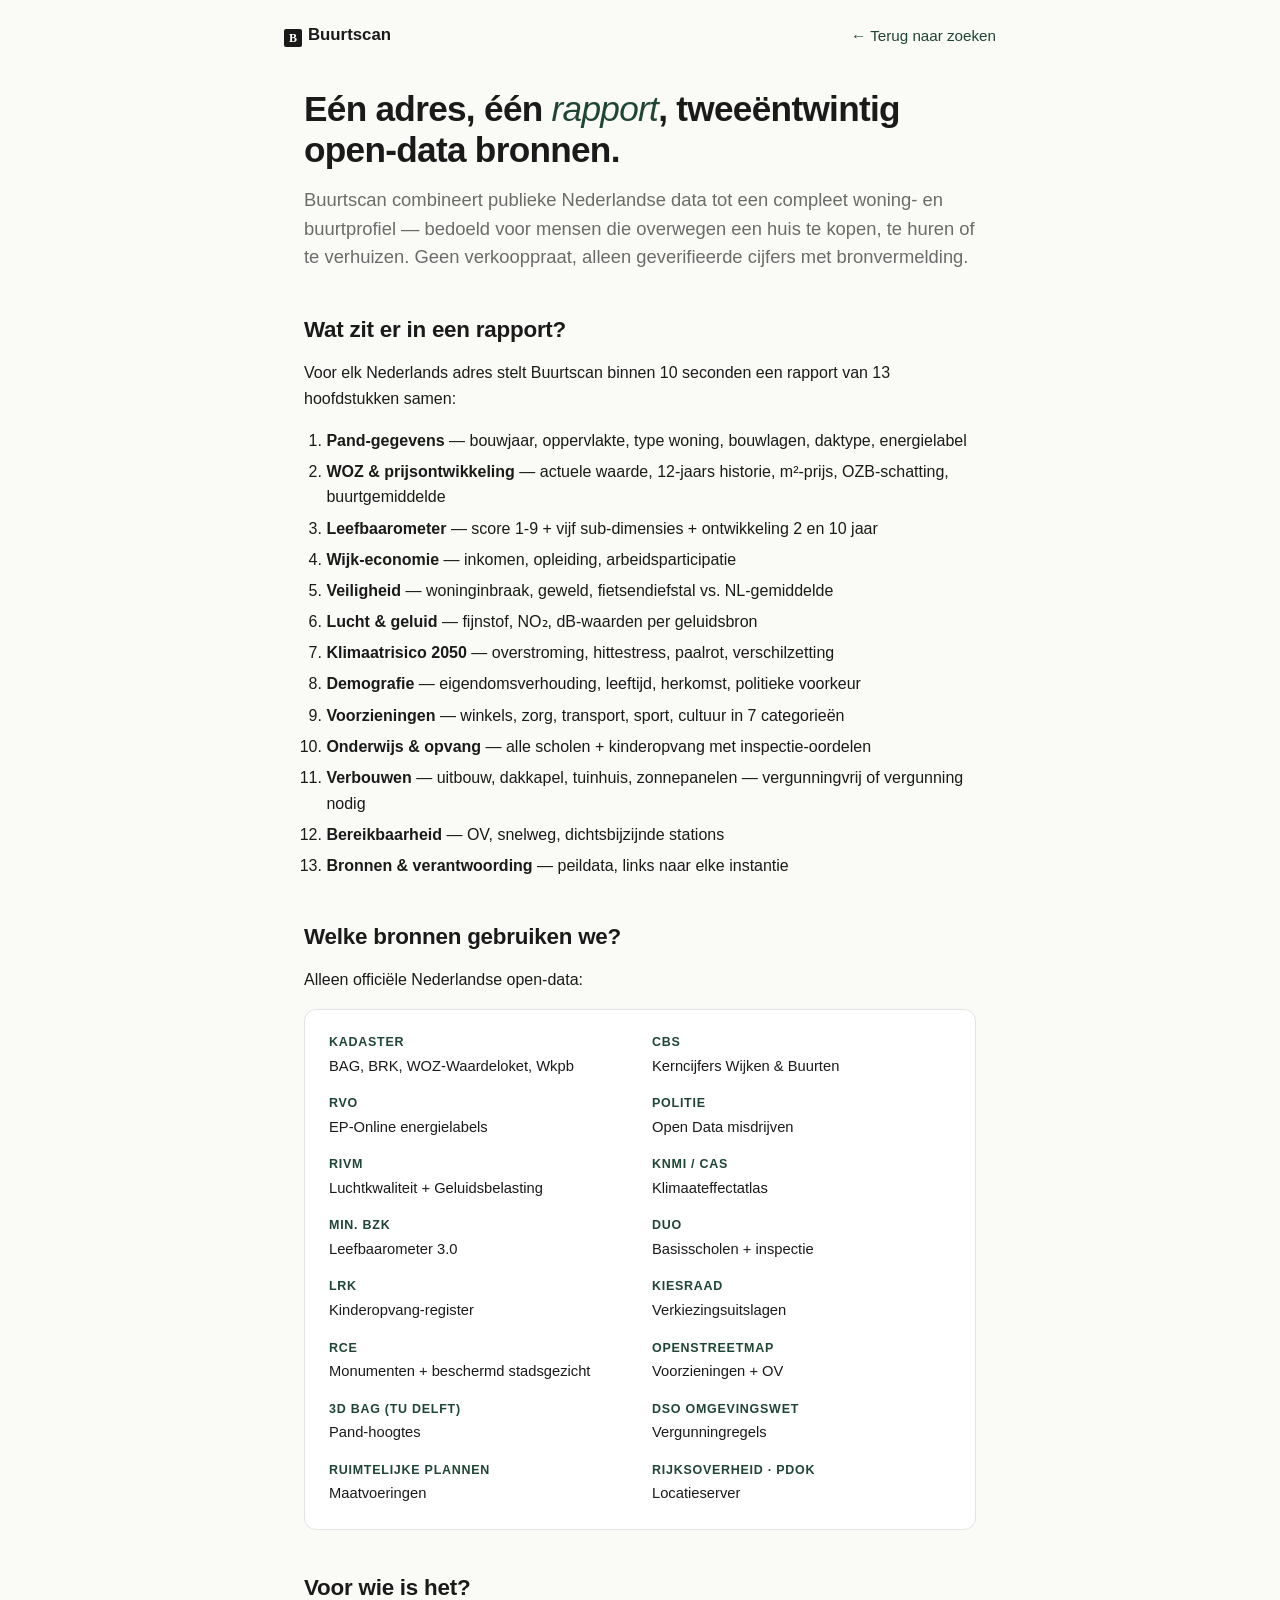
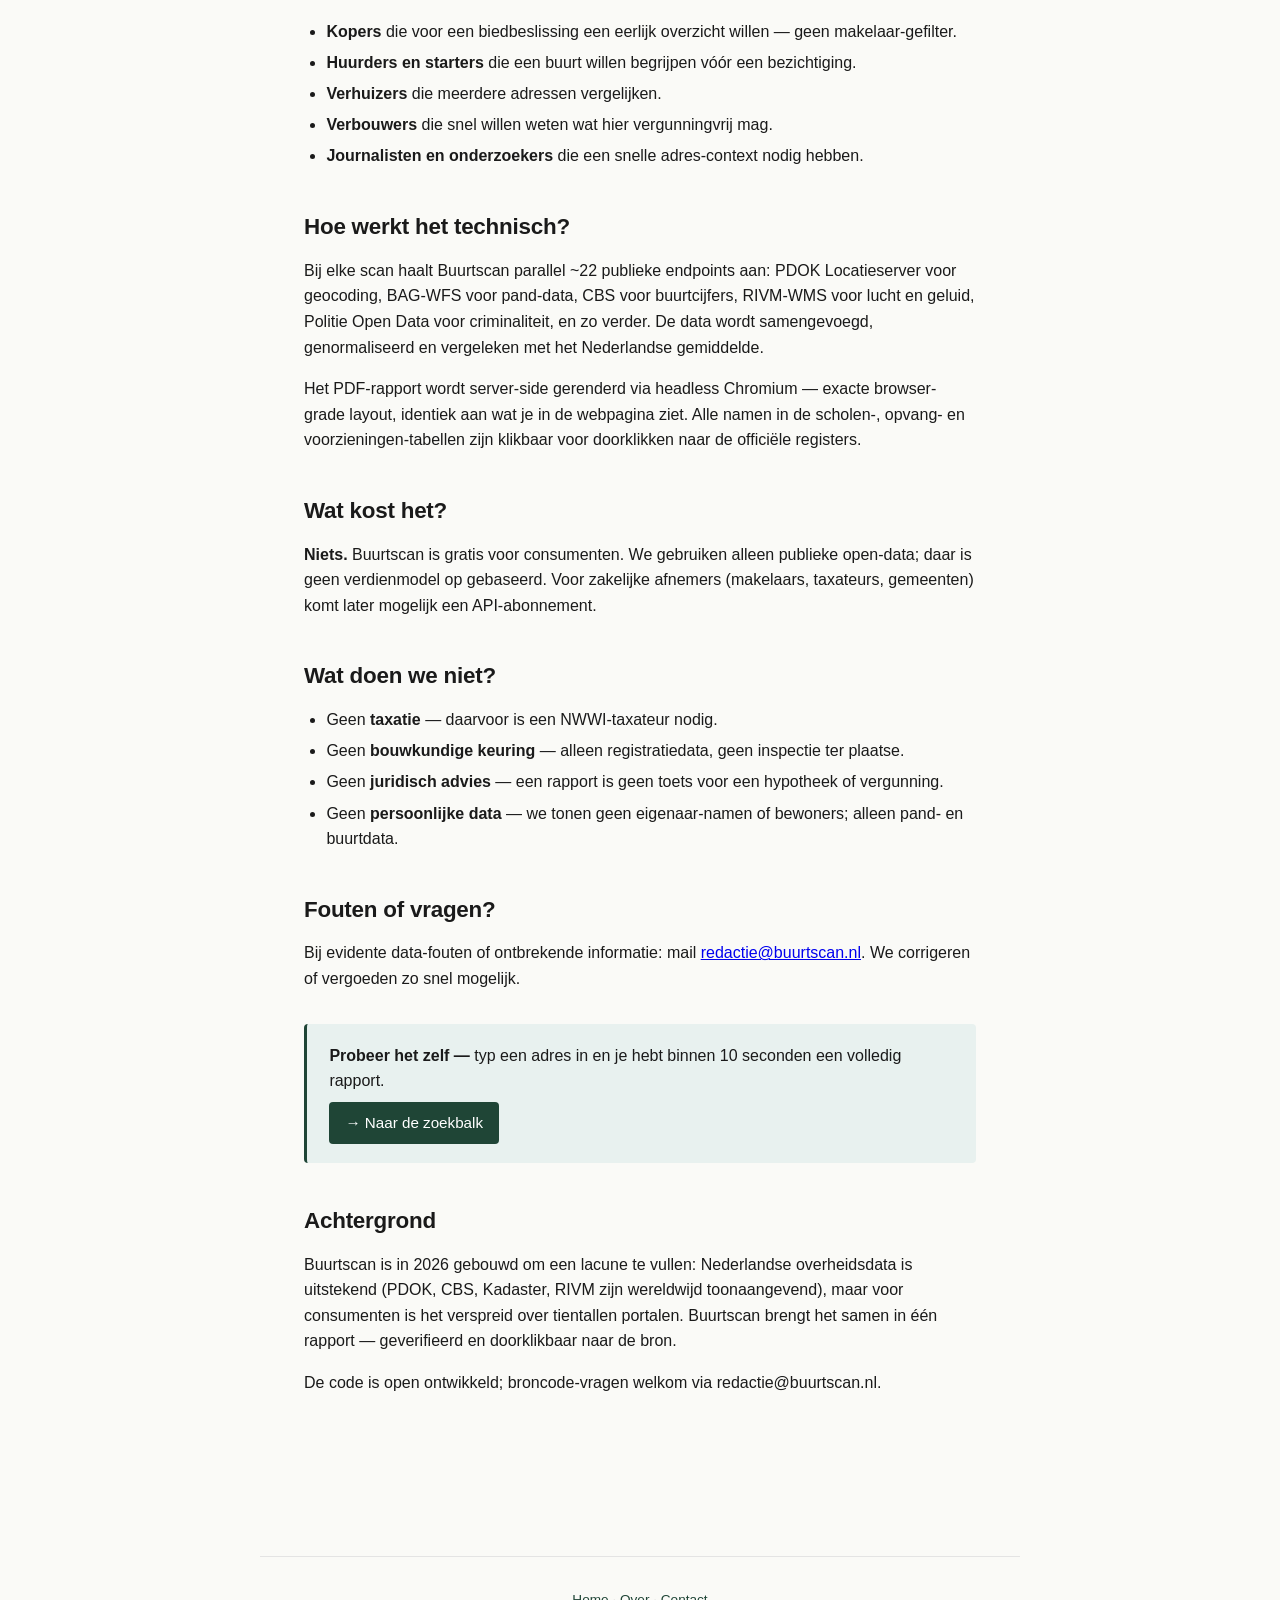
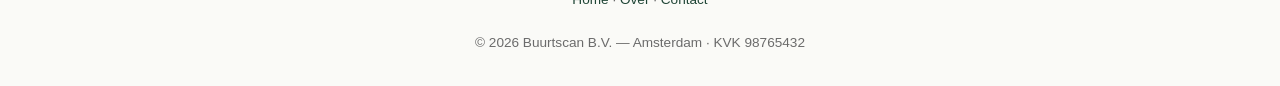
<file: apps/web/over.html>
<!DOCTYPE html>
<html lang="nl">
<head>
  <meta charset="UTF-8" />
  <meta name="viewport" content="width=device-width, initial-scale=1" />

  <title>Over Buurtscan — Hoe werkt het + welke bronnen | Buurtscan</title>
  <meta name="description" content="Buurtscan combineert 22+ officiële Nederlandse open-data bronnen tot één buurt- en woningrapport per adres. Lees hoe het werkt, welke bronnen we gebruiken en voor wie het bedoeld is." />
  <link rel="canonical" href="https://buurtscan.com/over" />
  <meta name="robots" content="index, follow" />

  <meta property="og:type" content="article" />
  <meta property="og:title" content="Over Buurtscan — Hoe werkt het + welke bronnen" />
  <meta property="og:description" content="Buurtscan combineert 22+ officiële Nederlandse open-data bronnen tot één buurt- en woningrapport per adres." />
  <meta property="og:url" content="https://buurtscan.com/over" />
  <meta property="og:image" content="https://buurtscan.com/og-image.png" />
  <meta property="og:locale" content="nl_NL" />
  <meta property="og:site_name" content="Buurtscan" />

  <meta name="twitter:card" content="summary_large_image" />
  <meta name="twitter:title" content="Over Buurtscan — Hoe werkt het + welke bronnen" />
  <meta name="twitter:image" content="https://buurtscan.com/og-image.png" />

  <meta name="theme-color" content="#1f4536" />

  <script type="application/ld+json">
  {
    "@context": "https://schema.org",
    "@type": "AboutPage",
    "name": "Over Buurtscan",
    "url": "https://buurtscan.com/over",
    "description": "Achtergrond, werkwijze en bronnen van Buurtscan — een open-data woning- en buurtrapport voor Nederlandse adressen.",
    "isPartOf": {
      "@type": "WebSite",
      "name": "Buurtscan",
      "url": "https://buurtscan.com/"
    }
  }
  </script>

  <link rel="icon" href="data:image/svg+xml,%3Csvg xmlns='http://www.w3.org/2000/svg' viewBox='0 0 100 100'%3E%3Ctext y='.9em' font-size='90'%3E🏠%3C/text%3E%3C/svg%3E" />

  <style>
    * { box-sizing: border-box; margin: 0; padding: 0; }
    :root {
      --ink: #1a1a1a;
      --muted: #6b6b6b;
      --line: #e4e4e4;
      --bg: #fafaf7;
      --card: #ffffff;
      --accent: #1f4536;
      --accent-soft: #e8f1ef;
    }
    html, body {
      font-family: -apple-system, BlinkMacSystemFont, "Inter", "Helvetica Neue", sans-serif;
      color: var(--ink);
      background: var(--bg);
      line-height: 1.6;
      -webkit-font-smoothing: antialiased;
    }
    body { padding-left: env(safe-area-inset-left); padding-right: env(safe-area-inset-right); }

    .topbar {
      max-width: 760px; margin: 0 auto;
      padding: 1.4rem 1.5rem 0;
      display: flex; align-items: center; justify-content: space-between;
    }
    .topbar a {
      color: var(--accent); text-decoration: none;
      font-size: 0.95rem; font-weight: 500;
    }
    .topbar .brand {
      font-weight: 700; color: var(--ink); font-size: 1.05rem;
    }
    .topbar .brand .logo-mark {
      display: inline-block; width: 18px; height: 18px;
      background: var(--ink); color: white;
      text-align: center; line-height: 18px; font-size: 12px;
      font-family: 'Source Serif Pro', serif; font-weight: 600;
      border-radius: 2px; margin-right: 6px; vertical-align: -2px;
    }

    main { max-width: 720px; margin: 0 auto; padding: 2.5rem 1.5rem 5rem; }
    h1 {
      font-size: 2.2rem; line-height: 1.15;
      letter-spacing: -0.02em; font-weight: 700;
      margin: 0 0 1rem;
    }
    h1 em { color: var(--accent); font-style: italic; font-weight: 400; }
    .lede {
      font-size: 1.15rem; color: var(--muted);
      margin: 0 0 2.5rem; line-height: 1.55;
    }

    h2 {
      font-size: 1.4rem; margin: 2.5rem 0 0.8rem;
      letter-spacing: -0.01em; font-weight: 600;
    }
    h3 {
      font-size: 1.05rem; margin: 1.5rem 0 0.5rem;
      font-weight: 600;
    }
    p { margin: 0 0 1rem; font-size: 1rem; }
    p strong { font-weight: 600; }
    ul, ol { padding-left: 1.4rem; margin: 0 0 1rem; }
    li { margin: 0.35rem 0; font-size: 1rem; }

    .source-grid {
      display: grid; grid-template-columns: 1fr 1fr;
      gap: 0.5rem 1.5rem;
      background: var(--card); border: 1px solid var(--line);
      border-radius: 12px; padding: 1.2rem 1.5rem;
      margin: 1rem 0 1.5rem;
    }
    .source-grid > div { font-size: 0.92rem; padding: 0.25rem 0; }
    .source-grid strong {
      display: block; color: var(--accent);
      font-size: 0.78rem; text-transform: uppercase;
      letter-spacing: 0.06em; margin-bottom: 0.1rem;
    }

    .cta-box {
      background: var(--accent-soft);
      border-left: 3px solid var(--accent);
      padding: 1.2rem 1.4rem;
      border-radius: 4px;
      margin: 2rem 0;
    }
    .cta-box .cta-link {
      display: inline-block;
      margin-top: 0.5rem;
      padding: 0.55rem 1rem;
      background: var(--accent);
      color: #fff; text-decoration: none;
      font-weight: 500; border-radius: 4px;
      font-size: 0.95rem;
    }
    .cta-box .cta-link:hover { background: #163428; }

    footer {
      max-width: 760px; margin: 4rem auto 2rem;
      padding: 2rem 1.5rem 0;
      border-top: 1px solid var(--line);
      color: var(--muted); font-size: 0.85rem;
      text-align: center;
    }
    footer a { color: var(--accent); text-decoration: none; }
    footer a:hover { text-decoration: underline; }
  </style>

  <!-- Google tag (gtag.js) -->
  <script async src="https://www.googletagmanager.com/gtag/js?id=G-SKXC22Q6JB"></script>
  <script>
    window.dataLayer = window.dataLayer || [];
    function gtag(){dataLayer.push(arguments);}
    gtag('js', new Date());
    gtag('config', 'G-SKXC22Q6JB');
  </script>
</head>
<body>
  <header class="topbar">
    <a href="/" class="brand"><span class="logo-mark">B</span>Buurtscan</a>
    <a href="/">← Terug naar zoeken</a>
  </header>

  <main>
    <h1>Eén adres, één <em>rapport</em>, twee­ëntwintig open-data bronnen.</h1>
    <p class="lede">
      Buurtscan combineert publieke Nederlandse data tot een compleet woning- en
      buurtprofiel — bedoeld voor mensen die overwegen een huis te kopen, te huren of
      te verhuizen. Geen verkooppraat, alleen geverifieerde cijfers met bronvermelding.
    </p>

    <h2>Wat zit er in een rapport?</h2>
    <p>Voor elk Nederlands adres stelt Buurtscan binnen 10 seconden een rapport van 13 hoofdstukken samen:</p>
    <ol>
      <li><strong>Pand-gegevens</strong> — bouwjaar, oppervlakte, type woning, bouwlagen, daktype, energielabel</li>
      <li><strong>WOZ &amp; prijsontwikkeling</strong> — actuele waarde, 12-jaars historie, m²-prijs, OZB-schatting, buurtgemiddelde</li>
      <li><strong>Leefbaarometer</strong> — score 1-9 + vijf sub-dimensies + ontwikkeling 2 en 10 jaar</li>
      <li><strong>Wijk-economie</strong> — inkomen, opleiding, arbeidsparticipatie</li>
      <li><strong>Veiligheid</strong> — woninginbraak, geweld, fietsendiefstal vs. NL-gemiddelde</li>
      <li><strong>Lucht &amp; geluid</strong> — fijnstof, NO₂, dB-waarden per geluidsbron</li>
      <li><strong>Klimaatrisico 2050</strong> — overstroming, hittestress, paalrot, verschilzetting</li>
      <li><strong>Demografie</strong> — eigendomsverhouding, leeftijd, herkomst, politieke voorkeur</li>
      <li><strong>Voorzieningen</strong> — winkels, zorg, transport, sport, cultuur in 7 categorieën</li>
      <li><strong>Onderwijs &amp; opvang</strong> — alle scholen + kinderopvang met inspectie-oordelen</li>
      <li><strong>Verbouwen</strong> — uitbouw, dakkapel, tuinhuis, zonnepanelen — vergunningvrij of vergunning nodig</li>
      <li><strong>Bereikbaarheid</strong> — OV, snelweg, dichtsbijzijnde stations</li>
      <li><strong>Bronnen &amp; verantwoording</strong> — peildata, links naar elke instantie</li>
    </ol>

    <h2>Welke bronnen gebruiken we?</h2>
    <p>Alleen officiële Nederlandse open-data:</p>
    <div class="source-grid">
      <div><strong>Kadaster</strong>BAG, BRK, WOZ-Waardeloket, Wkpb</div>
      <div><strong>CBS</strong>Kerncijfers Wijken &amp; Buurten</div>
      <div><strong>RVO</strong>EP-Online energielabels</div>
      <div><strong>Politie</strong>Open Data misdrijven</div>
      <div><strong>RIVM</strong>Luchtkwaliteit + Geluidsbelasting</div>
      <div><strong>KNMI / CAS</strong>Klimaateffectatlas</div>
      <div><strong>Min. BZK</strong>Leefbaarometer 3.0</div>
      <div><strong>DUO</strong>Basisscholen + inspectie</div>
      <div><strong>LRK</strong>Kinderopvang-register</div>
      <div><strong>Kiesraad</strong>Verkiezingsuitslagen</div>
      <div><strong>RCE</strong>Monumenten + beschermd stadsgezicht</div>
      <div><strong>OpenStreetMap</strong>Voorzieningen + OV</div>
      <div><strong>3D BAG (TU Delft)</strong>Pand-hoogtes</div>
      <div><strong>DSO Omgevingswet</strong>Vergunning­regels</div>
      <div><strong>Ruimtelijke Plannen</strong>Maatvoeringen</div>
      <div><strong>Rijksoverheid · PDOK</strong>Locatieserver</div>
    </div>

    <h2>Voor wie is het?</h2>
    <ul>
      <li><strong>Kopers</strong> die voor een biedbeslissing een eerlijk overzicht willen — geen makelaar-gefilter.</li>
      <li><strong>Huurders en starters</strong> die een buurt willen begrijpen vóór een bezichtiging.</li>
      <li><strong>Verhuizers</strong> die meerdere adressen vergelijken.</li>
      <li><strong>Verbouwers</strong> die snel willen weten wat hier vergunningvrij mag.</li>
      <li><strong>Journalisten en onderzoekers</strong> die een snelle adres-context nodig hebben.</li>
    </ul>

    <h2>Hoe werkt het technisch?</h2>
    <p>
      Bij elke scan haalt Buurtscan parallel ~22 publieke endpoints aan: PDOK Locatieserver
      voor geocoding, BAG-WFS voor pand-data, CBS voor buurtcijfers, RIVM-WMS voor lucht en
      geluid, Politie Open Data voor criminaliteit, en zo verder. De data wordt samengevoegd,
      genormaliseerd en vergeleken met het Nederlandse gemiddelde.
    </p>
    <p>
      Het PDF-rapport wordt server-side gerenderd via headless Chromium — exacte browser-grade
      layout, identiek aan wat je in de webpagina ziet. Alle namen in de scholen-, opvang- en
      voorzieningen-tabellen zijn klikbaar voor doorklikken naar de officiële registers.
    </p>

    <h2>Wat kost het?</h2>
    <p>
      <strong>Niets.</strong> Buurtscan is gratis voor consumenten. We gebruiken alleen
      publieke open-data; daar is geen verdienmodel op gebaseerd. Voor zakelijke afnemers
      (makelaars, taxateurs, gemeenten) komt later mogelijk een API-abonnement.
    </p>

    <h2>Wat doen we niet?</h2>
    <ul>
      <li>Geen <strong>taxatie</strong> — daarvoor is een NWWI-taxateur nodig.</li>
      <li>Geen <strong>bouwkundige keuring</strong> — alleen registratiedata, geen inspectie ter plaatse.</li>
      <li>Geen <strong>juridisch advies</strong> — een rapport is geen toets voor een hypotheek of vergunning.</li>
      <li>Geen <strong>persoonlijke data</strong> — we tonen geen eigenaar-namen of bewoners; alleen pand- en buurtdata.</li>
    </ul>

    <h2>Fouten of vragen?</h2>
    <p>
      Bij evidente data-fouten of ontbrekende informatie: mail
      <a href="mailto:redactie@buurtscan.nl">redactie@buurtscan.nl</a>.
      We corrigeren of vergoeden zo snel mogelijk.
    </p>

    <div class="cta-box">
      <strong>Probeer het zelf —</strong> typ een adres in en je hebt binnen 10 seconden
      een volledig rapport.
      <br>
      <a href="/" class="cta-link">→ Naar de zoekbalk</a>
    </div>

    <h2>Achtergrond</h2>
    <p>
      Buurtscan is in 2026 gebouwd om een lacune te vullen: Nederlandse overheidsdata is
      uitstekend (PDOK, CBS, Kadaster, RIVM zijn wereldwijd toonaangevend), maar voor
      consumenten is het verspreid over tientallen portalen. Buurtscan brengt het samen
      in één rapport — geverifieerd en doorklikbaar naar de bron.
    </p>
    <p>
      De code is open ontwikkeld; broncode-vragen welkom via redactie@buurtscan.nl.
    </p>
  </main>

  <footer>
    <a href="/">Home</a> · <a href="/over">Over</a> · <a href="mailto:redactie@buurtscan.nl">Contact</a>
    <br><br>
    © 2026 Buurtscan B.V. — Amsterdam · KVK 98765432
  </footer>
</body>
</html>
</file>
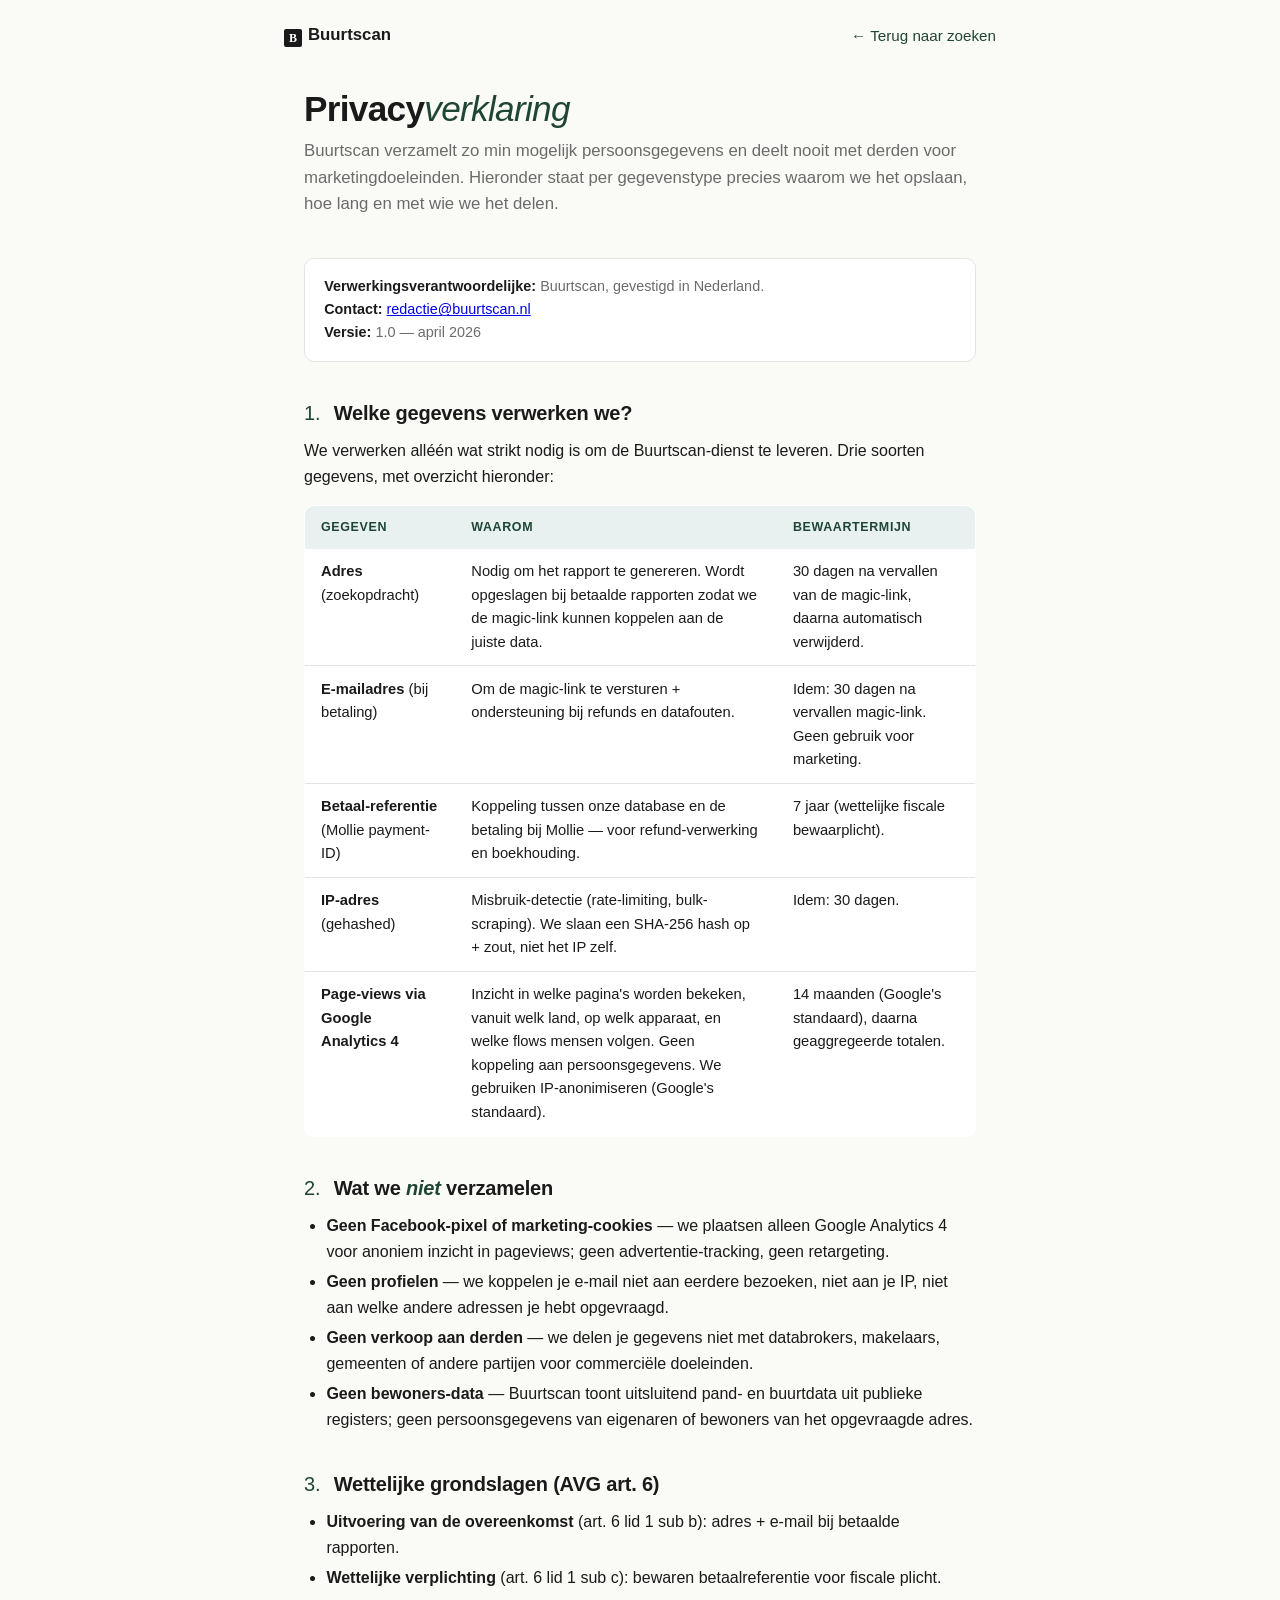
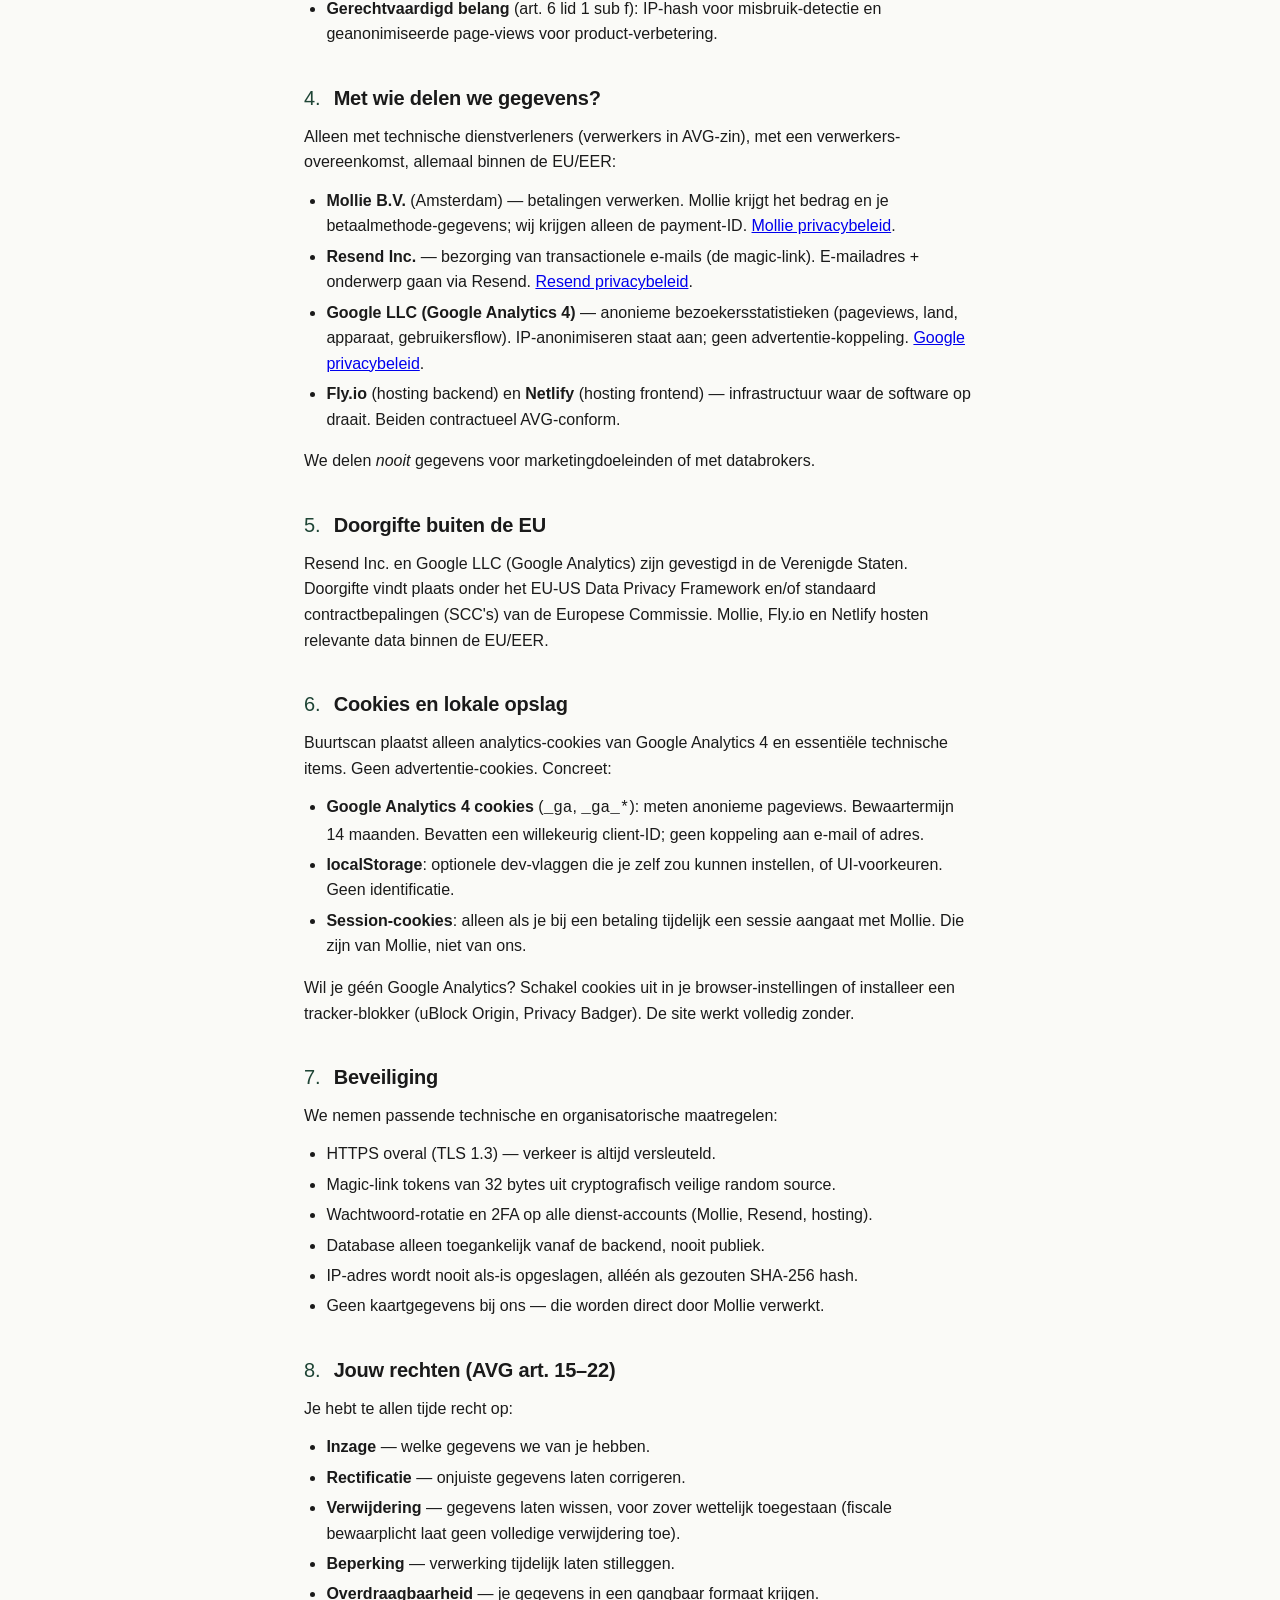
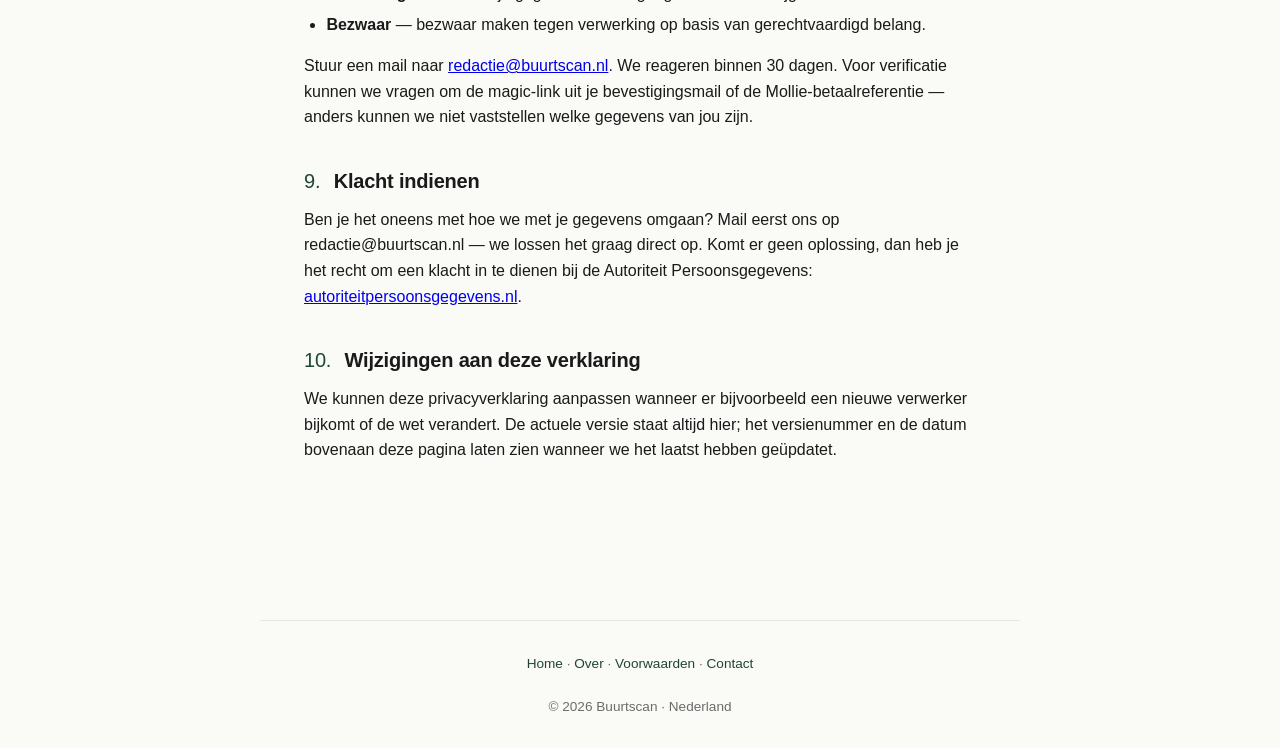
<file: apps/web/privacy.html>
<!DOCTYPE html>
<html lang="nl">
<head>
  <meta charset="UTF-8" />
  <meta name="viewport" content="width=device-width, initial-scale=1" />

  <title>Privacyverklaring — Buurtscan</title>
  <meta name="description" content="Privacyverklaring van Buurtscan: welke gegevens we verzamelen, waarom, hoe lang we ze bewaren, met wie we ze delen, en welke AVG-rechten je hebt." />
  <link rel="canonical" href="https://buurtscan.com/privacy" />
  <meta name="robots" content="index, follow" />

  <meta property="og:type" content="article" />
  <meta property="og:title" content="Privacyverklaring — Buurtscan" />
  <meta property="og:url" content="https://buurtscan.com/privacy" />
  <meta property="og:locale" content="nl_NL" />
  <meta property="og:site_name" content="Buurtscan" />
  <meta name="theme-color" content="#1f4536" />

  <link rel="icon" href="data:image/svg+xml,%3Csvg xmlns='http://www.w3.org/2000/svg' viewBox='0 0 100 100'%3E%3Ctext y='.9em' font-size='90'%3E🏠%3C/text%3E%3C/svg%3E" />

  <style>
    * { box-sizing: border-box; margin: 0; padding: 0; }
    :root {
      --ink: #1a1a1a; --muted: #6b6b6b; --line: #e4e4e4;
      --bg: #fafaf7; --card: #ffffff;
      --accent: #1f4536; --accent-soft: #e8f1ef;
    }
    html, body {
      font-family: -apple-system, BlinkMacSystemFont, "Inter", "Helvetica Neue", sans-serif;
      color: var(--ink); background: var(--bg);
      line-height: 1.6; -webkit-font-smoothing: antialiased;
    }
    body { padding-left: env(safe-area-inset-left); padding-right: env(safe-area-inset-right); }

    .topbar {
      max-width: 760px; margin: 0 auto;
      padding: 1.4rem 1.5rem 0;
      display: flex; align-items: center; justify-content: space-between;
    }
    .topbar a { color: var(--accent); text-decoration: none; font-size: 0.95rem; font-weight: 500; }
    .topbar .brand { font-weight: 700; color: var(--ink); font-size: 1.05rem; }
    .topbar .brand .logo-mark {
      display: inline-block; width: 18px; height: 18px;
      background: var(--ink); color: white;
      text-align: center; line-height: 18px; font-size: 12px;
      font-family: 'Source Serif Pro', serif; font-weight: 600;
      border-radius: 2px; margin-right: 6px; vertical-align: -2px;
    }

    main { max-width: 720px; margin: 0 auto; padding: 2.5rem 1.5rem 5rem; }
    h1 {
      font-size: 2.2rem; line-height: 1.15;
      letter-spacing: -0.02em; font-weight: 700;
      margin: 0 0 0.5rem;
    }
    h1 em { color: var(--accent); font-style: italic; font-weight: 400; }
    .lede { font-size: 1.05rem; color: var(--muted); margin: 0 0 2.5rem; }

    h2 {
      font-size: 1.25rem; margin: 2.2rem 0 0.6rem;
      letter-spacing: -0.01em; font-weight: 600;
    }
    h2 .num { color: var(--accent); font-weight: 500; margin-right: 0.4em; }
    p { margin: 0 0 0.8rem; font-size: 1rem; }
    ul, ol { padding-left: 1.4rem; margin: 0 0 1rem; }
    li { margin: 0.3rem 0; font-size: 1rem; }

    .meta {
      background: var(--card); border: 1px solid var(--line);
      border-radius: 10px; padding: 1rem 1.2rem;
      margin: 0 0 2rem;
      font-size: 0.9rem; color: var(--muted);
    }
    .meta strong { color: var(--ink); }

    .data-table {
      width: 100%; border-collapse: collapse;
      background: var(--card); border: 1px solid var(--line);
      border-radius: 10px; overflow: hidden;
      margin: 1rem 0 1.5rem;
      font-size: 0.92rem;
    }
    .data-table th, .data-table td {
      padding: 0.7rem 1rem; text-align: left;
      border-bottom: 1px solid var(--line);
      vertical-align: top;
    }
    .data-table tr:last-child th, .data-table tr:last-child td { border-bottom: none; }
    .data-table th {
      background: var(--accent-soft);
      font-size: 0.78rem; font-weight: 600;
      text-transform: uppercase; letter-spacing: 0.05em;
      color: var(--accent);
    }
    .data-table td strong { color: var(--ink); }
    @media (max-width: 600px) {
      .data-table, .data-table thead, .data-table tbody, .data-table tr, .data-table th, .data-table td {
        display: block;
      }
      .data-table thead { display: none; }
      .data-table td {
        padding: 0.4rem 1rem;
        border-bottom: none;
      }
      .data-table tr {
        border-bottom: 1px solid var(--line);
        padding: 0.5rem 0;
      }
      .data-table tr:last-child { border-bottom: none; }
      .data-table td:first-child { font-weight: 600; padding-top: 0.7rem; }
    }

    footer {
      max-width: 760px; margin: 4rem auto 2rem;
      padding: 2rem 1.5rem 0;
      border-top: 1px solid var(--line);
      color: var(--muted); font-size: 0.85rem;
      text-align: center;
    }
    footer a { color: var(--accent); text-decoration: none; }
    footer a:hover { text-decoration: underline; }
  </style>

  <!-- Google tag (gtag.js) -->
  <script async src="https://www.googletagmanager.com/gtag/js?id=G-SKXC22Q6JB"></script>
  <script>
    window.dataLayer = window.dataLayer || [];
    function gtag(){dataLayer.push(arguments);}
    gtag('js', new Date());
    gtag('config', 'G-SKXC22Q6JB');
  </script>
</head>
<body>
  <header class="topbar">
    <a href="/" class="brand"><span class="logo-mark">B</span>Buurtscan</a>
    <a href="/">← Terug naar zoeken</a>
  </header>

  <main>
    <h1>Privacy<em>verklaring</em></h1>
    <p class="lede">
      Buurtscan verzamelt zo min mogelijk persoonsgegevens en deelt nooit met derden
      voor marketingdoeleinden. Hieronder staat per gegevenstype precies waarom we
      het opslaan, hoe lang en met wie we het delen.
    </p>

    <div class="meta">
      <strong>Verwerkingsverantwoordelijke:</strong> Buurtscan, gevestigd in Nederland.<br>
      <strong>Contact:</strong> <a href="mailto:redactie@buurtscan.nl">redactie@buurtscan.nl</a><br>
      <strong>Versie:</strong> 1.0 — april 2026
    </div>

    <h2><span class="num">1.</span> Welke gegevens verwerken we?</h2>
    <p>
      We verwerken alléén wat strikt nodig is om de Buurtscan-dienst te leveren.
      Drie soorten gegevens, met overzicht hieronder:
    </p>

    <table class="data-table">
      <thead>
        <tr><th>Gegeven</th><th>Waarom</th><th>Bewaartermijn</th></tr>
      </thead>
      <tbody>
        <tr>
          <td><strong>Adres</strong> (zoekopdracht)</td>
          <td>Nodig om het rapport te genereren. Wordt opgeslagen bij betaalde rapporten zodat we de magic-link kunnen koppelen aan de juiste data.</td>
          <td>30 dagen na vervallen van de magic-link, daarna automatisch verwijderd.</td>
        </tr>
        <tr>
          <td><strong>E-mailadres</strong> (bij betaling)</td>
          <td>Om de magic-link te versturen + ondersteuning bij refunds en datafouten.</td>
          <td>Idem: 30 dagen na vervallen magic-link. Geen gebruik voor marketing.</td>
        </tr>
        <tr>
          <td><strong>Betaal-referentie</strong> (Mollie payment-ID)</td>
          <td>Koppeling tussen onze database en de betaling bij Mollie — voor refund-verwerking en boekhouding.</td>
          <td>7 jaar (wettelijke fiscale bewaarplicht).</td>
        </tr>
        <tr>
          <td><strong>IP-adres</strong> (gehashed)</td>
          <td>Misbruik-detectie (rate-limiting, bulk-scraping). We slaan een SHA-256 hash op + zout, niet het IP zelf.</td>
          <td>Idem: 30 dagen.</td>
        </tr>
        <tr>
          <td><strong>Page-views via Google Analytics 4</strong></td>
          <td>Inzicht in welke pagina's worden bekeken, vanuit welk land, op welk apparaat, en welke flows mensen volgen. Geen koppeling aan persoonsgegevens. We gebruiken IP-anonimiseren (Google's standaard).</td>
          <td>14 maanden (Google's standaard), daarna geaggregeerde totalen.</td>
        </tr>
      </tbody>
    </table>

    <h2><span class="num">2.</span> Wat we <em style="color:var(--accent)">niet</em> verzamelen</h2>
    <ul>
      <li><strong>Geen Facebook-pixel of marketing-cookies</strong> — we plaatsen alleen Google Analytics 4 voor anoniem inzicht in pageviews; geen advertentie-tracking, geen retargeting.</li>
      <li><strong>Geen profielen</strong> — we koppelen je e-mail niet aan eerdere bezoeken, niet aan je IP, niet aan welke andere adressen je hebt opgevraagd.</li>
      <li><strong>Geen verkoop aan derden</strong> — we delen je gegevens niet met databrokers, makelaars, gemeenten of andere partijen voor commerciële doeleinden.</li>
      <li><strong>Geen bewoners-data</strong> — Buurtscan toont uitsluitend pand- en buurtdata uit publieke registers; geen persoonsgegevens van eigenaren of bewoners van het opgevraagde adres.</li>
    </ul>

    <h2><span class="num">3.</span> Wettelijke grondslagen (AVG art. 6)</h2>
    <ul>
      <li><strong>Uitvoering van de overeenkomst</strong> (art. 6 lid 1 sub b): adres + e-mail bij betaalde rapporten.</li>
      <li><strong>Wettelijke verplichting</strong> (art. 6 lid 1 sub c): bewaren betaalreferentie voor fiscale plicht.</li>
      <li><strong>Gerechtvaardigd belang</strong> (art. 6 lid 1 sub f): IP-hash voor misbruik-detectie en geanonimiseerde page-views voor product-verbetering.</li>
    </ul>

    <h2><span class="num">4.</span> Met wie delen we gegevens?</h2>
    <p>
      Alleen met technische dienstverleners (verwerkers in AVG-zin), met een
      verwerkers­overeenkomst, allemaal binnen de EU/EER:
    </p>
    <ul>
      <li><strong>Mollie B.V.</strong> (Amsterdam) — betalingen verwerken. Mollie krijgt het bedrag en je betaalmethode-gegevens; wij krijgen alleen de payment-ID. <a href="https://www.mollie.com/privacy" target="_blank" rel="noopener">Mollie privacybeleid</a>.</li>
      <li><strong>Resend Inc.</strong> — bezorging van transactionele e-mails (de magic-link). E-mailadres + onderwerp gaan via Resend. <a href="https://resend.com/privacy" target="_blank" rel="noopener">Resend privacybeleid</a>.</li>
      <li><strong>Google LLC (Google Analytics 4)</strong> — anonieme bezoekersstatistieken (pageviews, land, apparaat, gebruikersflow). IP-anonimiseren staat aan; geen advertentie-koppeling. <a href="https://policies.google.com/privacy" target="_blank" rel="noopener">Google privacybeleid</a>.</li>
      <li><strong>Fly.io</strong> (hosting backend) en <strong>Netlify</strong> (hosting frontend) — infrastructuur waar de software op draait. Beiden contractueel AVG-conform.</li>
    </ul>
    <p>
      We delen <em>nooit</em> gegevens voor marketingdoeleinden of met databrokers.
    </p>

    <h2><span class="num">5.</span> Doorgifte buiten de EU</h2>
    <p>
      Resend Inc. en Google LLC (Google Analytics) zijn gevestigd in de Verenigde
      Staten. Doorgifte vindt plaats onder het EU-US Data Privacy Framework en/of
      standaard contractbepalingen (SCC's) van de Europese Commissie. Mollie, Fly.io
      en Netlify hosten relevante data binnen de EU/EER.
    </p>

    <h2><span class="num">6.</span> Cookies en lokale opslag</h2>
    <p>
      Buurtscan plaatst alleen analytics-cookies van Google Analytics 4 en
      essentiële technische items. Geen advertentie-cookies. Concreet:
    </p>
    <ul>
      <li><strong>Google Analytics 4 cookies</strong> (<code>_ga</code>, <code>_ga_*</code>): meten anonieme pageviews. Bewaartermijn 14 maanden. Bevatten een willekeurig client-ID; geen koppeling aan e-mail of adres.</li>
      <li><strong>localStorage</strong>: optionele dev-vlaggen die je zelf zou kunnen instellen, of UI-voorkeuren. Geen identificatie.</li>
      <li><strong>Session-cookies</strong>: alleen als je bij een betaling tijdelijk een sessie aangaat met Mollie. Die zijn van Mollie, niet van ons.</li>
    </ul>
    <p>
      Wil je géén Google Analytics? Schakel cookies uit in je browser-instellingen
      of installeer een tracker-blokker (uBlock Origin, Privacy Badger). De site
      werkt volledig zonder.
    </p>

    <h2><span class="num">7.</span> Beveiliging</h2>
    <p>
      We nemen passende technische en organisatorische maatregelen:
    </p>
    <ul>
      <li>HTTPS overal (TLS 1.3) — verkeer is altijd versleuteld.</li>
      <li>Magic-link tokens van 32 bytes uit cryptografisch veilige random source.</li>
      <li>Wachtwoord-rotatie en 2FA op alle dienst-accounts (Mollie, Resend, hosting).</li>
      <li>Database alleen toegankelijk vanaf de backend, nooit publiek.</li>
      <li>IP-adres wordt nooit als-is opgeslagen, alléén als gezouten SHA-256 hash.</li>
      <li>Geen kaartgegevens bij ons — die worden direct door Mollie verwerkt.</li>
    </ul>

    <h2><span class="num">8.</span> Jouw rechten (AVG art. 15–22)</h2>
    <p>
      Je hebt te allen tijde recht op:
    </p>
    <ul>
      <li><strong>Inzage</strong> — welke gegevens we van je hebben.</li>
      <li><strong>Rectificatie</strong> — onjuiste gegevens laten corrigeren.</li>
      <li><strong>Verwijdering</strong> — gegevens laten wissen, voor zover wettelijk toegestaan (fiscale bewaarplicht laat geen volledige verwijdering toe).</li>
      <li><strong>Beperking</strong> — verwerking tijdelijk laten stilleggen.</li>
      <li><strong>Overdraagbaarheid</strong> — je gegevens in een gangbaar formaat krijgen.</li>
      <li><strong>Bezwaar</strong> — bezwaar maken tegen verwerking op basis van gerechtvaardigd belang.</li>
    </ul>
    <p>
      Stuur een mail naar <a href="mailto:redactie@buurtscan.nl">redactie@buurtscan.nl</a>.
      We reageren binnen 30 dagen. Voor verificatie kunnen we vragen om de magic-link
      uit je bevestigingsmail of de Mollie-betaalreferentie — anders kunnen we niet
      vaststellen welke gegevens van jou zijn.
    </p>

    <h2><span class="num">9.</span> Klacht indienen</h2>
    <p>
      Ben je het oneens met hoe we met je gegevens omgaan? Mail eerst ons op
      redactie@buurtscan.nl — we lossen het graag direct op. Komt er geen oplossing,
      dan heb je het recht om een klacht in te dienen bij de Autoriteit Persoonsgegevens:
      <a href="https://autoriteitpersoonsgegevens.nl/contact-met-de-autoriteit-persoonsgegevens/tip-ons" target="_blank" rel="noopener">autoriteitpersoonsgegevens.nl</a>.
    </p>

    <h2><span class="num">10.</span> Wijzigingen aan deze verklaring</h2>
    <p>
      We kunnen deze privacyverklaring aanpassen wanneer er bijvoorbeeld een nieuwe
      verwerker bijkomt of de wet verandert. De actuele versie staat altijd hier;
      het versienummer en de datum bovenaan deze pagina laten zien wanneer we het
      laatst hebben geüpdatet.
    </p>
  </main>

  <footer>
    <a href="/">Home</a> · <a href="/over">Over</a> · <a href="/voorwaarden">Voorwaarden</a> ·
    <a href="mailto:redactie@buurtscan.nl">Contact</a>
    <br><br>
    © 2026 Buurtscan · Nederland
  </footer>
</body>
</html>
</file>
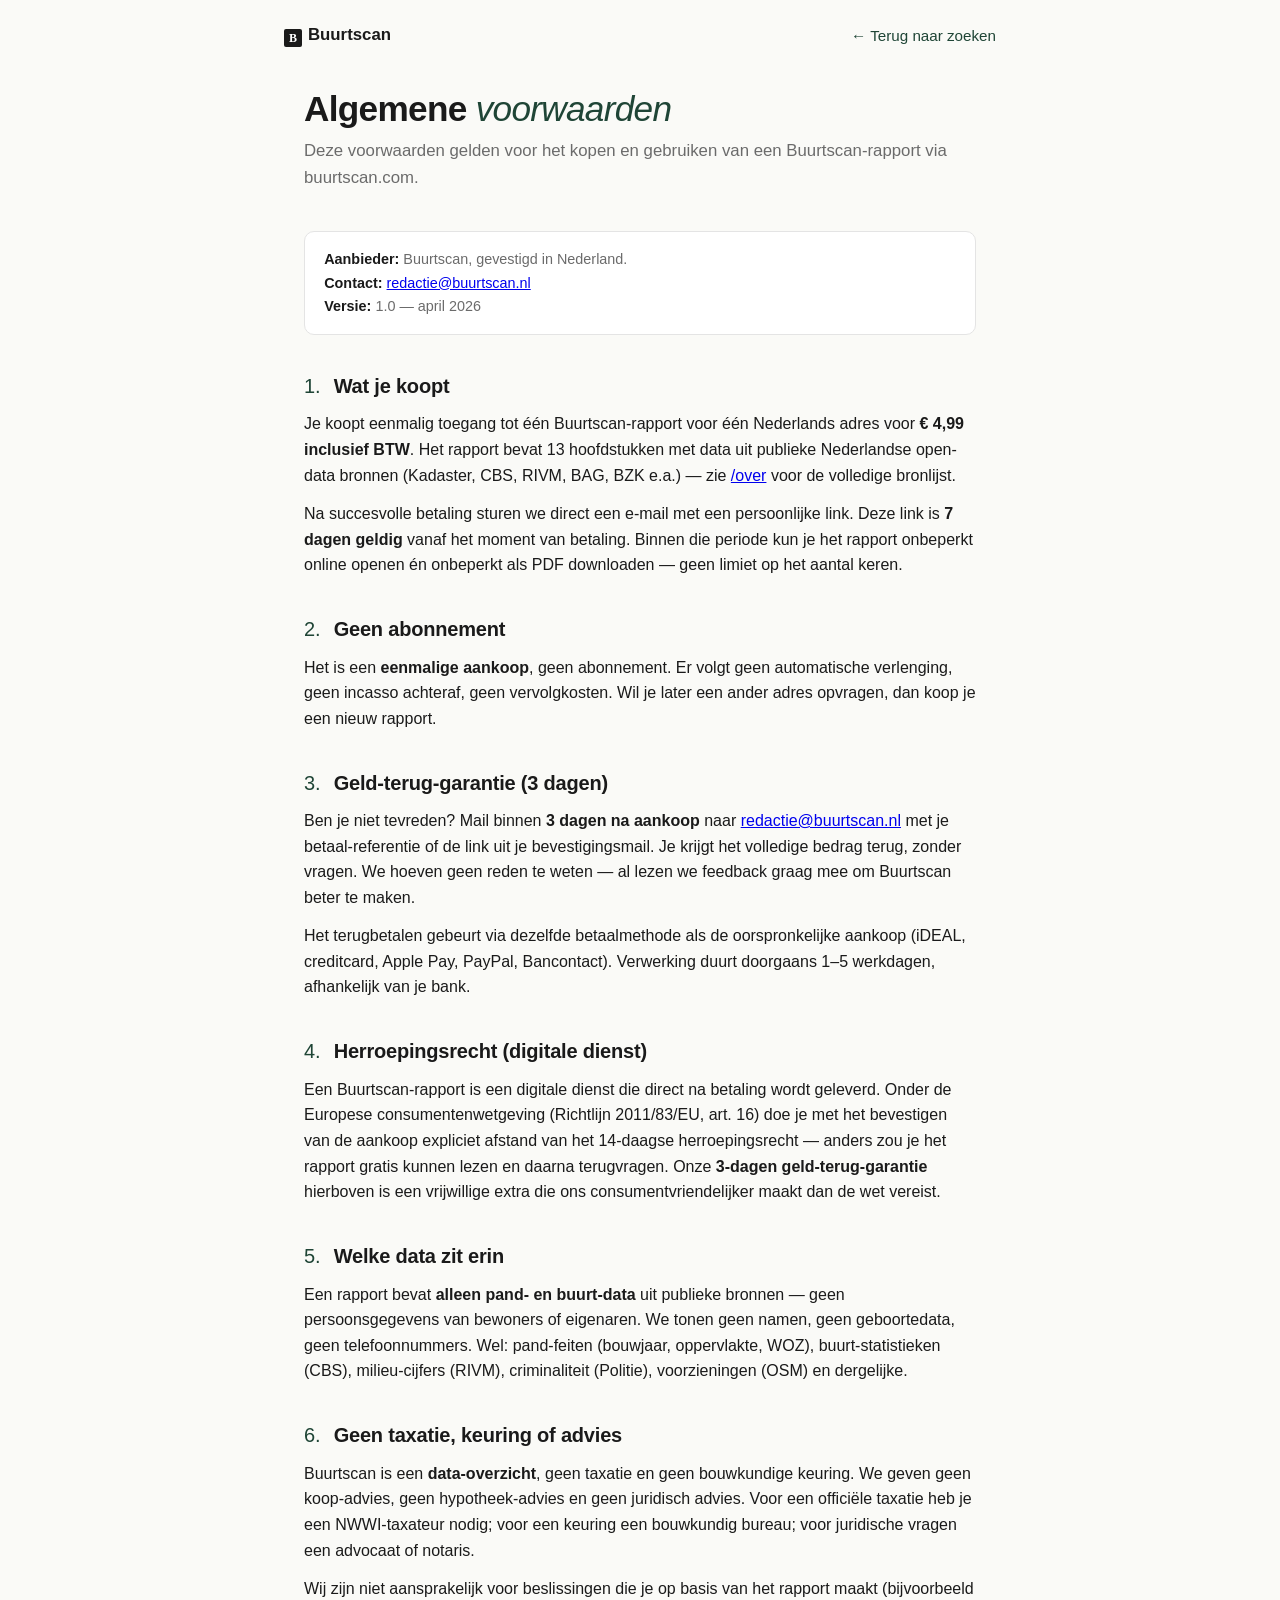
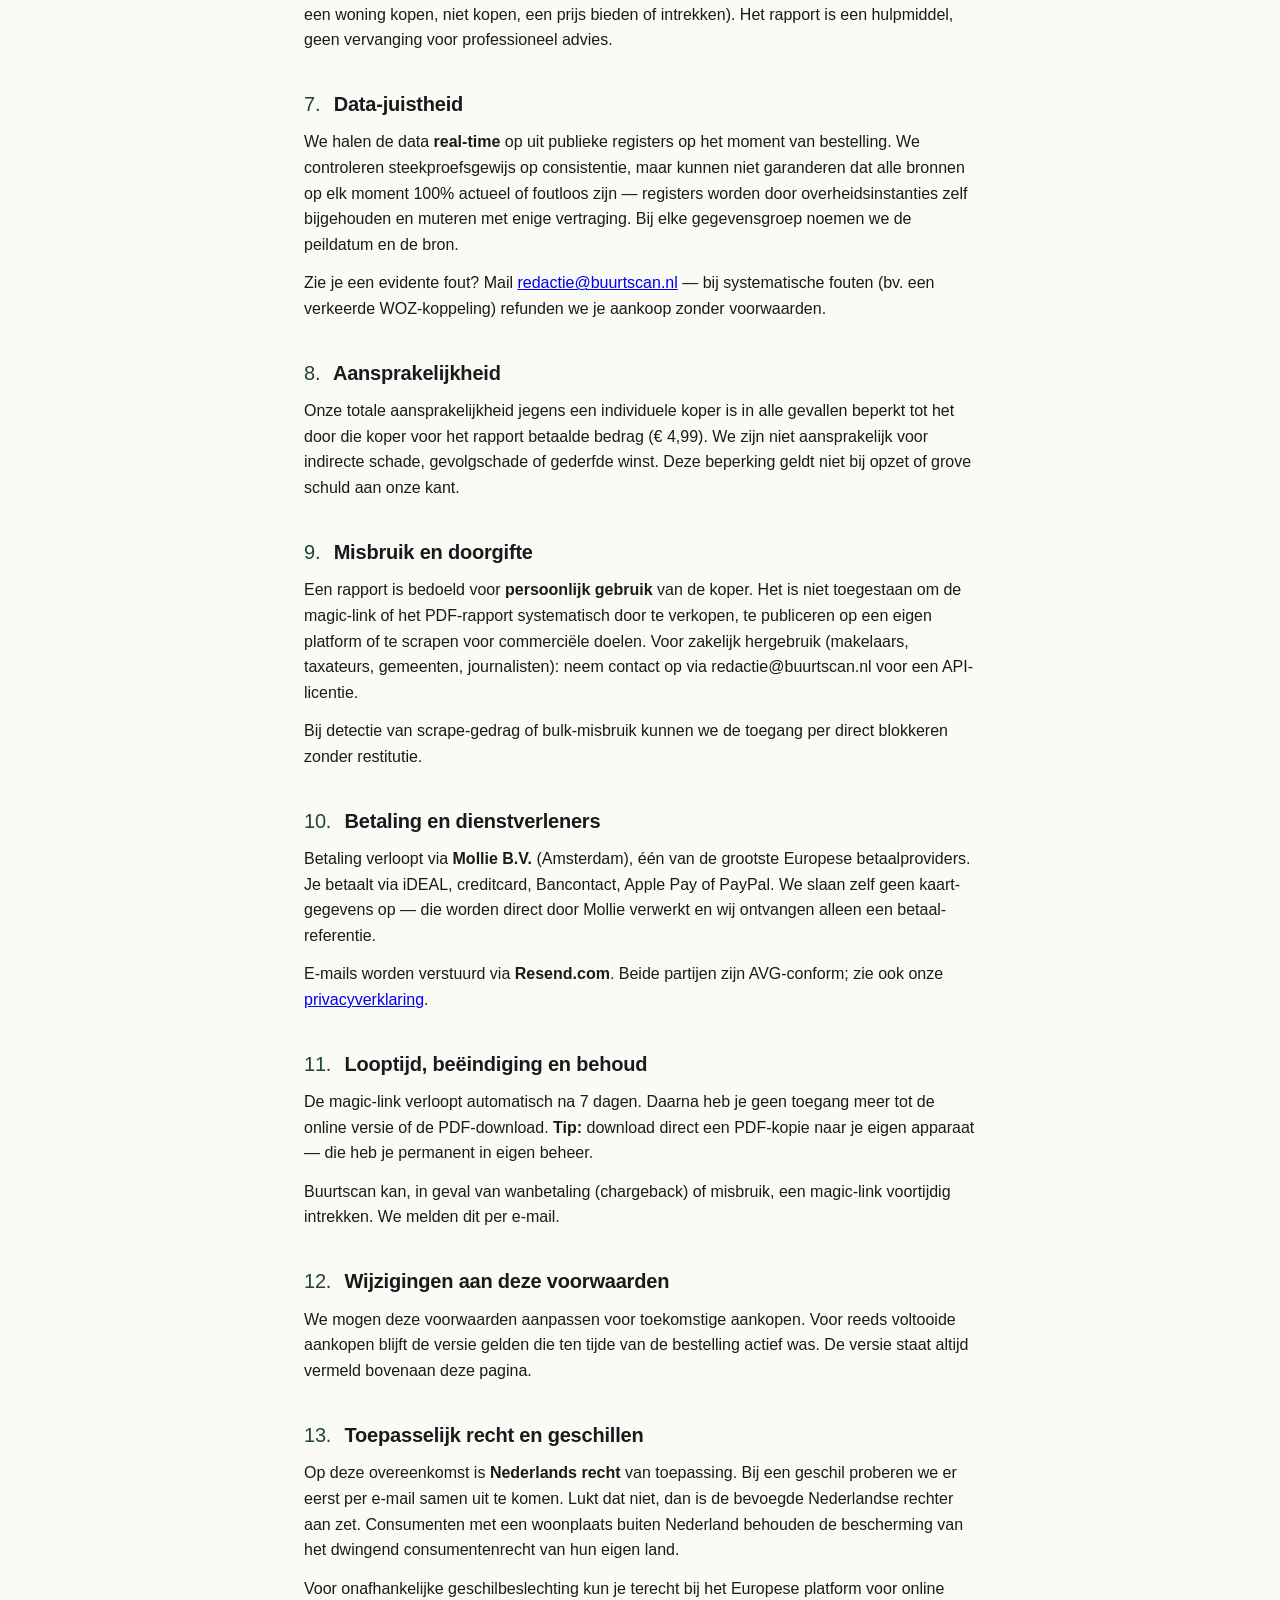
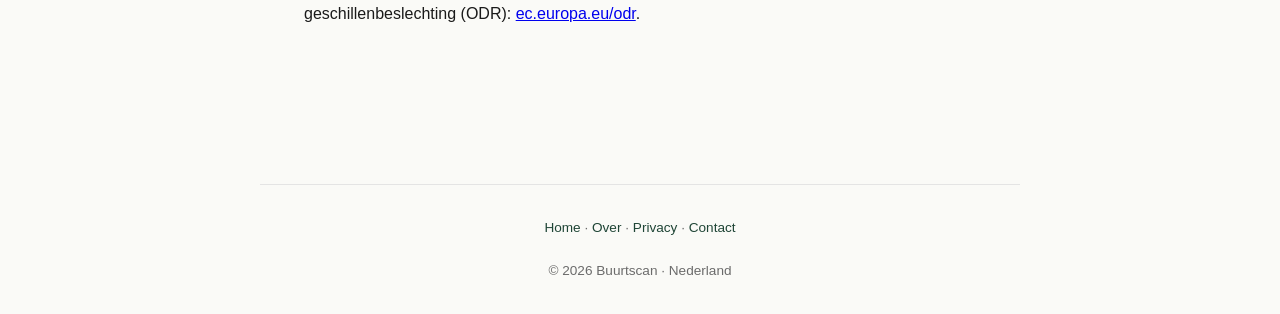
<file: apps/web/voorwaarden.html>
<!DOCTYPE html>
<html lang="nl">
<head>
  <meta charset="UTF-8" />
  <meta name="viewport" content="width=device-width, initial-scale=1" />

  <title>Algemene voorwaarden — Buurtscan</title>
  <meta name="description" content="Algemene voorwaarden voor het kopen en gebruiken van een Buurtscan-rapport: geldigheid, geld-terug-garantie, aansprakelijkheid, herroepingsrecht en data-gebruik." />
  <link rel="canonical" href="https://buurtscan.com/voorwaarden" />
  <meta name="robots" content="index, follow" />

  <meta property="og:type" content="article" />
  <meta property="og:title" content="Algemene voorwaarden — Buurtscan" />
  <meta property="og:url" content="https://buurtscan.com/voorwaarden" />
  <meta property="og:locale" content="nl_NL" />
  <meta property="og:site_name" content="Buurtscan" />
  <meta name="theme-color" content="#1f4536" />

  <link rel="icon" href="data:image/svg+xml,%3Csvg xmlns='http://www.w3.org/2000/svg' viewBox='0 0 100 100'%3E%3Ctext y='.9em' font-size='90'%3E🏠%3C/text%3E%3C/svg%3E" />

  <style>
    * { box-sizing: border-box; margin: 0; padding: 0; }
    :root {
      --ink: #1a1a1a; --muted: #6b6b6b; --line: #e4e4e4;
      --bg: #fafaf7; --card: #ffffff;
      --accent: #1f4536; --accent-soft: #e8f1ef;
    }
    html, body {
      font-family: -apple-system, BlinkMacSystemFont, "Inter", "Helvetica Neue", sans-serif;
      color: var(--ink); background: var(--bg);
      line-height: 1.6; -webkit-font-smoothing: antialiased;
    }
    body { padding-left: env(safe-area-inset-left); padding-right: env(safe-area-inset-right); }

    .topbar {
      max-width: 760px; margin: 0 auto;
      padding: 1.4rem 1.5rem 0;
      display: flex; align-items: center; justify-content: space-between;
    }
    .topbar a { color: var(--accent); text-decoration: none; font-size: 0.95rem; font-weight: 500; }
    .topbar .brand { font-weight: 700; color: var(--ink); font-size: 1.05rem; }
    .topbar .brand .logo-mark {
      display: inline-block; width: 18px; height: 18px;
      background: var(--ink); color: white;
      text-align: center; line-height: 18px; font-size: 12px;
      font-family: 'Source Serif Pro', serif; font-weight: 600;
      border-radius: 2px; margin-right: 6px; vertical-align: -2px;
    }

    main { max-width: 720px; margin: 0 auto; padding: 2.5rem 1.5rem 5rem; }
    h1 {
      font-size: 2.2rem; line-height: 1.15;
      letter-spacing: -0.02em; font-weight: 700;
      margin: 0 0 0.5rem;
    }
    h1 em { color: var(--accent); font-style: italic; font-weight: 400; }
    .lede { font-size: 1.05rem; color: var(--muted); margin: 0 0 2.5rem; }

    h2 {
      font-size: 1.25rem; margin: 2.2rem 0 0.6rem;
      letter-spacing: -0.01em; font-weight: 600;
    }
    h2 .num { color: var(--accent); font-weight: 500; margin-right: 0.4em; }
    p { margin: 0 0 0.8rem; font-size: 1rem; }
    ul, ol { padding-left: 1.4rem; margin: 0 0 1rem; }
    li { margin: 0.3rem 0; font-size: 1rem; }

    .meta {
      background: var(--card); border: 1px solid var(--line);
      border-radius: 10px; padding: 1rem 1.2rem;
      margin: 0 0 2rem;
      font-size: 0.9rem; color: var(--muted);
    }
    .meta strong { color: var(--ink); }

    footer {
      max-width: 760px; margin: 4rem auto 2rem;
      padding: 2rem 1.5rem 0;
      border-top: 1px solid var(--line);
      color: var(--muted); font-size: 0.85rem;
      text-align: center;
    }
    footer a { color: var(--accent); text-decoration: none; }
    footer a:hover { text-decoration: underline; }
  </style>

  <!-- Google tag (gtag.js) -->
  <script async src="https://www.googletagmanager.com/gtag/js?id=G-SKXC22Q6JB"></script>
  <script>
    window.dataLayer = window.dataLayer || [];
    function gtag(){dataLayer.push(arguments);}
    gtag('js', new Date());
    gtag('config', 'G-SKXC22Q6JB');
  </script>
</head>
<body>
  <header class="topbar">
    <a href="/" class="brand"><span class="logo-mark">B</span>Buurtscan</a>
    <a href="/">← Terug naar zoeken</a>
  </header>

  <main>
    <h1>Algemene <em>voorwaarden</em></h1>
    <p class="lede">
      Deze voorwaarden gelden voor het kopen en gebruiken van een Buurtscan-rapport
      via buurtscan.com.
    </p>

    <div class="meta">
      <strong>Aanbieder:</strong> Buurtscan, gevestigd in Nederland.<br>
      <strong>Contact:</strong> <a href="mailto:redactie@buurtscan.nl">redactie@buurtscan.nl</a><br>
      <strong>Versie:</strong> 1.0 — april 2026
    </div>

    <h2><span class="num">1.</span> Wat je koopt</h2>
    <p>
      Je koopt eenmalig toegang tot één Buurtscan-rapport voor één Nederlands adres
      voor <strong>€&nbsp;4,99 inclusief BTW</strong>. Het rapport bevat 13 hoofdstukken
      met data uit publieke Nederlandse open-data bronnen (Kadaster, CBS, RIVM, BAG, BZK e.a.) —
      zie <a href="/over">/over</a> voor de volledige bronlijst.
    </p>
    <p>
      Na succesvolle betaling sturen we direct een e-mail met een persoonlijke link.
      Deze link is <strong>7 dagen geldig</strong> vanaf het moment van betaling. Binnen
      die periode kun je het rapport onbeperkt online openen én onbeperkt als PDF
      downloaden — geen limiet op het aantal keren.
    </p>

    <h2><span class="num">2.</span> Geen abonnement</h2>
    <p>
      Het is een <strong>eenmalige aankoop</strong>, geen abonnement. Er volgt geen
      automatische verlenging, geen incasso achteraf, geen vervolgkosten. Wil je later een
      ander adres opvragen, dan koop je een nieuw rapport.
    </p>

    <h2><span class="num">3.</span> Geld-terug-garantie (3 dagen)</h2>
    <p>
      Ben je niet tevreden? Mail binnen <strong>3 dagen na aankoop</strong> naar
      <a href="mailto:redactie@buurtscan.nl">redactie@buurtscan.nl</a> met je
      betaal-referentie of de link uit je bevestigingsmail. Je krijgt het volledige
      bedrag terug, zonder vragen. We hoeven geen reden te weten — al lezen we feedback
      graag mee om Buurtscan beter te maken.
    </p>
    <p>
      Het terugbetalen gebeurt via dezelfde betaalmethode als de oorspronkelijke
      aankoop (iDEAL, creditcard, Apple Pay, PayPal, Bancontact). Verwerking duurt
      doorgaans 1–5 werkdagen, afhankelijk van je bank.
    </p>

    <h2><span class="num">4.</span> Herroepingsrecht (digitale dienst)</h2>
    <p>
      Een Buurtscan-rapport is een digitale dienst die direct na betaling wordt geleverd.
      Onder de Europese consumentenwetgeving (Richtlijn 2011/83/EU, art. 16) doe je met
      het bevestigen van de aankoop expliciet afstand van het 14-daagse herroepingsrecht
      — anders zou je het rapport gratis kunnen lezen en daarna terugvragen. Onze
      <strong>3-dagen geld-terug-garantie</strong> hierboven is een vrijwillige extra
      die ons consumentvriendelijker maakt dan de wet vereist.
    </p>

    <h2><span class="num">5.</span> Welke data zit erin</h2>
    <p>
      Een rapport bevat <strong>alleen pand- en buurt-data</strong> uit publieke
      bronnen — geen persoonsgegevens van bewoners of eigenaren. We tonen geen namen,
      geen geboortedata, geen telefoonnummers. Wel: pand-feiten (bouwjaar, oppervlakte,
      WOZ), buurt-statistieken (CBS), milieu-cijfers (RIVM), criminaliteit (Politie),
      voorzieningen (OSM) en dergelijke.
    </p>

    <h2><span class="num">6.</span> Geen taxatie, keuring of advies</h2>
    <p>
      Buurtscan is een <strong>data-overzicht</strong>, geen taxatie en geen
      bouwkundige keuring. We geven geen koop-advies, geen hypotheek-advies en geen
      juridisch advies. Voor een officiële taxatie heb je een NWWI-taxateur nodig;
      voor een keuring een bouwkundig bureau; voor juridische vragen een advocaat
      of notaris.
    </p>
    <p>
      Wij zijn niet aansprakelijk voor beslissingen die je op basis van het rapport
      maakt (bijvoorbeeld een woning kopen, niet kopen, een prijs bieden of intrekken).
      Het rapport is een hulpmiddel, geen vervanging voor professioneel advies.
    </p>

    <h2><span class="num">7.</span> Data-juistheid</h2>
    <p>
      We halen de data <strong>real-time</strong> op uit publieke registers op het
      moment van bestelling. We controleren steekproefsgewijs op consistentie, maar
      kunnen niet garanderen dat alle bronnen op elk moment 100% actueel of foutloos
      zijn — registers worden door overheidsinstanties zelf bijgehouden en muteren
      met enige vertraging. Bij elke gegevensgroep noemen we de peildatum en de bron.
    </p>
    <p>
      Zie je een evidente fout? Mail
      <a href="mailto:redactie@buurtscan.nl">redactie@buurtscan.nl</a> — bij
      systematische fouten (bv. een verkeerde WOZ-koppeling) refunden we je aankoop
      zonder voorwaarden.
    </p>

    <h2><span class="num">8.</span> Aansprakelijkheid</h2>
    <p>
      Onze totale aansprakelijkheid jegens een individuele koper is in alle gevallen
      beperkt tot het door die koper voor het rapport betaalde bedrag (€&nbsp;4,99).
      We zijn niet aansprakelijk voor indirecte schade, gevolgschade of gederfde winst.
      Deze beperking geldt niet bij opzet of grove schuld aan onze kant.
    </p>

    <h2><span class="num">9.</span> Misbruik en doorgifte</h2>
    <p>
      Een rapport is bedoeld voor <strong>persoonlijk gebruik</strong> van de koper.
      Het is niet toegestaan om de magic-link of het PDF-rapport systematisch door te
      verkopen, te publiceren op een eigen platform of te scrapen voor commerciële
      doelen. Voor zakelijk hergebruik (makelaars, taxateurs, gemeenten, journalisten):
      neem contact op via redactie@buurtscan.nl voor een API-licentie.
    </p>
    <p>
      Bij detectie van scrape-gedrag of bulk-misbruik kunnen we de toegang per direct
      blokkeren zonder restitutie.
    </p>

    <h2><span class="num">10.</span> Betaling en dienstverleners</h2>
    <p>
      Betaling verloopt via <strong>Mollie B.V.</strong> (Amsterdam), één van de
      grootste Europese betaalproviders. Je betaalt via iDEAL, creditcard, Bancontact,
      Apple Pay of PayPal. We slaan zelf geen kaart-gegevens op — die worden direct
      door Mollie verwerkt en wij ontvangen alleen een betaal-referentie.
    </p>
    <p>
      E-mails worden verstuurd via <strong>Resend.com</strong>. Beide partijen zijn
      AVG-conform; zie ook onze <a href="/privacy">privacyverklaring</a>.
    </p>

    <h2><span class="num">11.</span> Looptijd, beëindiging en behoud</h2>
    <p>
      De magic-link verloopt automatisch na 7 dagen. Daarna heb je geen toegang meer
      tot de online versie of de PDF-download. <strong>Tip:</strong> download direct
      een PDF-kopie naar je eigen apparaat — die heb je permanent in eigen beheer.
    </p>
    <p>
      Buurtscan kan, in geval van wanbetaling (chargeback) of misbruik, een
      magic-link voortijdig intrekken. We melden dit per e-mail.
    </p>

    <h2><span class="num">12.</span> Wijzigingen aan deze voorwaarden</h2>
    <p>
      We mogen deze voorwaarden aanpassen voor toekomstige aankopen. Voor reeds
      voltooide aankopen blijft de versie gelden die ten tijde van de bestelling
      actief was. De versie staat altijd vermeld bovenaan deze pagina.
    </p>

    <h2><span class="num">13.</span> Toepasselijk recht en geschillen</h2>
    <p>
      Op deze overeenkomst is <strong>Nederlands recht</strong> van toepassing. Bij
      een geschil proberen we er eerst per e-mail samen uit te komen. Lukt dat niet,
      dan is de bevoegde Nederlandse rechter aan zet. Consumenten met een woonplaats
      buiten Nederland behouden de bescherming van het dwingend consumentenrecht van
      hun eigen land.
    </p>
    <p>
      Voor onafhankelijke geschilbeslechting kun je terecht bij het Europese platform
      voor online geschillenbeslechting (ODR):
      <a href="https://ec.europa.eu/odr" target="_blank" rel="noopener">ec.europa.eu/odr</a>.
    </p>
  </main>

  <footer>
    <a href="/">Home</a> · <a href="/over">Over</a> · <a href="/privacy">Privacy</a> ·
    <a href="mailto:redactie@buurtscan.nl">Contact</a>
    <br><br>
    © 2026 Buurtscan · Nederland
  </footer>
</body>
</html>
</file>
